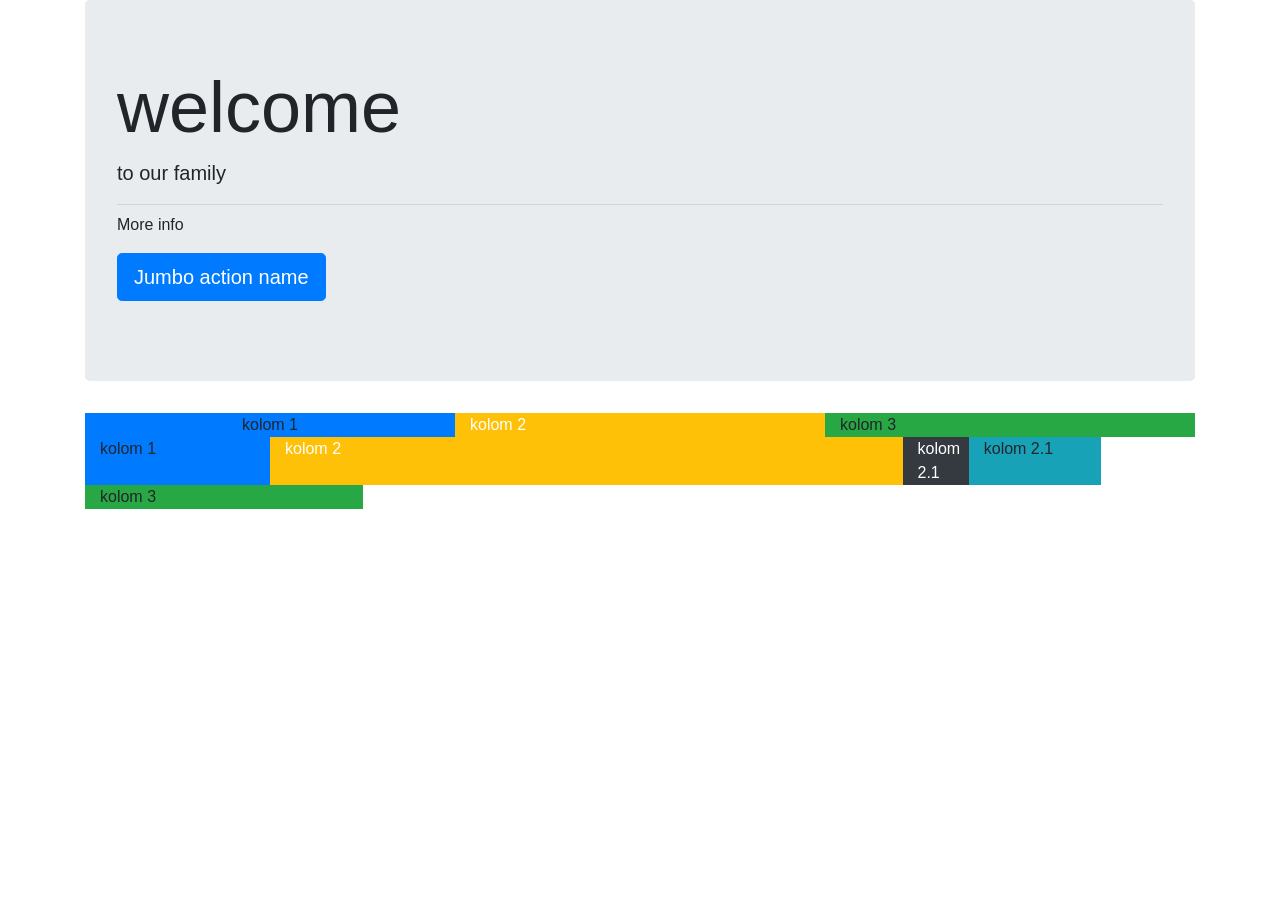
<file: bootstrap1.html>
<!DOCTYPE html>
<html lang="en">
<head>
    <title>
      
    </title>
    <meta charset="UTF-8">
    <meta name="viewport" content="width=device-width, initial-scale=1.0">
   <!-- Latest compiled and minified CSS -->
<link rel="stylesheet" href="https://cdn.jsdelivr.net/npm/bootstrap@4.6.2/dist/css/bootstrap.min.css">

<!-- jQuery library -->
<script src="https://cdn.jsdelivr.net/npm/jquery@3.7.1/dist/jquery.slim.min.js"></script>

<!-- Popper JS -->
<script src="https://cdn.jsdelivr.net/npm/popper.js@1.16.1/dist/umd/popper.min.js"></script>

<!-- Latest compiled JavaScript -->
<script src="https://cdn.jsdelivr.net/npm/bootstrap@4.6.2/dist/js/bootstrap.bundle.min.js"></script>
</head>
<body>
    <div class="container">
        <div class="row">
            <div class="col">
                <div class="jumbotron">
                    <h1 class="display-3">welcome</h1>
                    <p class="lead">to our family</p>
                    <hr class="my-2">
                    <p>More info</p>
                    <p class="lead">
                        <a class="btn btn-primary btn-lg" href="Jumbo action link" role="button">Jumbo action name</a>
                    </p>
                </div>
                <div>
                    <div class="container">
                        <div class="row">
                            <div class="col bg-primary"> <center> kolom 1</center> </div>
                            <div class="col bg-warning text-white"> kolom 2 </div>
                            <div class="col bg-success"> kolom 3 </div>
                        </div>
                    </div>
                </div>
                <div class="container">
                    <div class="row">
                        <div class="col-2 bg-primary"> kolom 1 </div>
                        <div class="col-7 bg-warning text-white"> kolom 2 </div>
                        <div class="row">
                            <div class="col-4 bg-dark text-white">kolom 2.1 </div>
                            <div class="col-8 bg-info">kolom 2.1 </div>
                        </div>
                        <div class="col-3 bg-success"> kolom 3 </div>
                    </div>
                </div>
            </div>
        </div>
    </div>
</body>
</html>
</file>
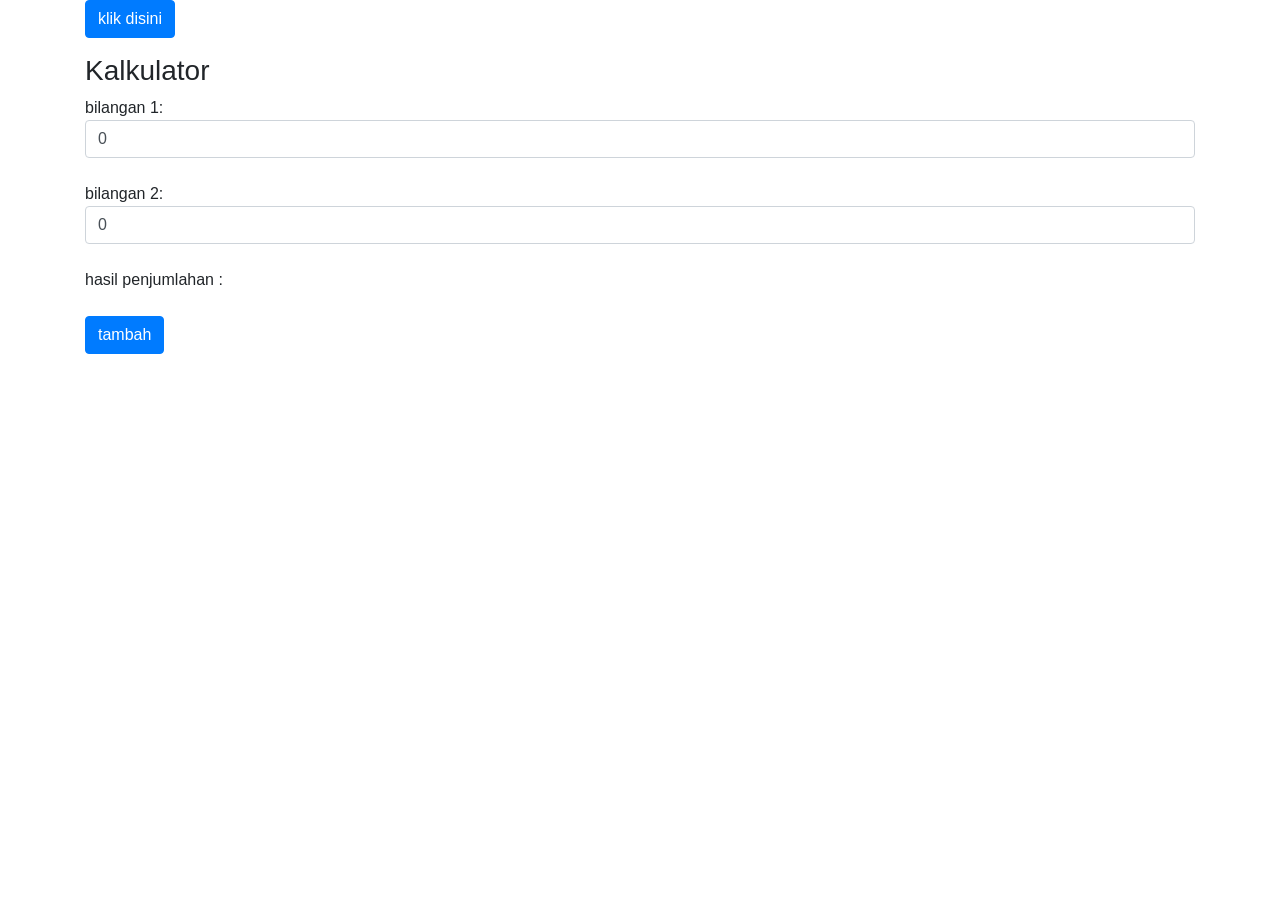
<file: js1.html>
<!DOCTYPE html>
<html lang="en">
<head>
    <title>
      
    </title>
    <meta charset="UTF-8">
    <meta name="viewport" content="width=device-width, initial-scale=1.0">
   <!-- Latest compiled and minified CSS -->
<link rel="stylesheet" href="https://cdn.jsdelivr.net/npm/bootstrap@4.6.2/dist/css/bootstrap.min.css">

<!-- jQuery library -->
<script src="https://cdn.jsdelivr.net/npm/jquery@3.7.1/dist/jquery.slim.min.js"></script>

<!-- Popper JS -->
<script src="https://cdn.jsdelivr.net/npm/popper.js@1.16.1/dist/umd/popper.min.js"></script>

<!-- Latest compiled JavaScript -->
<script src="https://cdn.jsdelivr.net/npm/bootstrap@4.6.2/dist/js/bootstrap.bundle.min.js"></script>
<script>
    function hello ()
    {
        alert("selamat anda mendapatkan hadiah 1 milyar");
    }

    function tambah()
    {
        var bilangan1= document.getElementById("bil1").value;
        var bilangan2= document.getElementById("bil2").value;
        
        hasil = parseInt(bilangan1)  +  parseInt(bilangan2) ;

        document.getElementById("hasil").innerHTML= hasil;
    }
</script>
</head>
<body>
    <div class="container">
        <button type="button" class="btn btn-primary" onclick=" hello();">klik disini</button>
        <p>
            <h3>Kalkulator</h3>
            bilangan 1:
            <input type="text" name="" id="bil1" class="form-control" value="0">
            <br>
            bilangan 2:
            <input type="text" name="" id="bil2" class="form-control" value="0">
            <br>
            hasil penjumlahan : <div id="hasil"></div>
            <br>
            <button type="button" class="btn btn-primary" onclick=" tambah();">tambah</button>
        </p>
    </div>
</body>
</html>
</file>
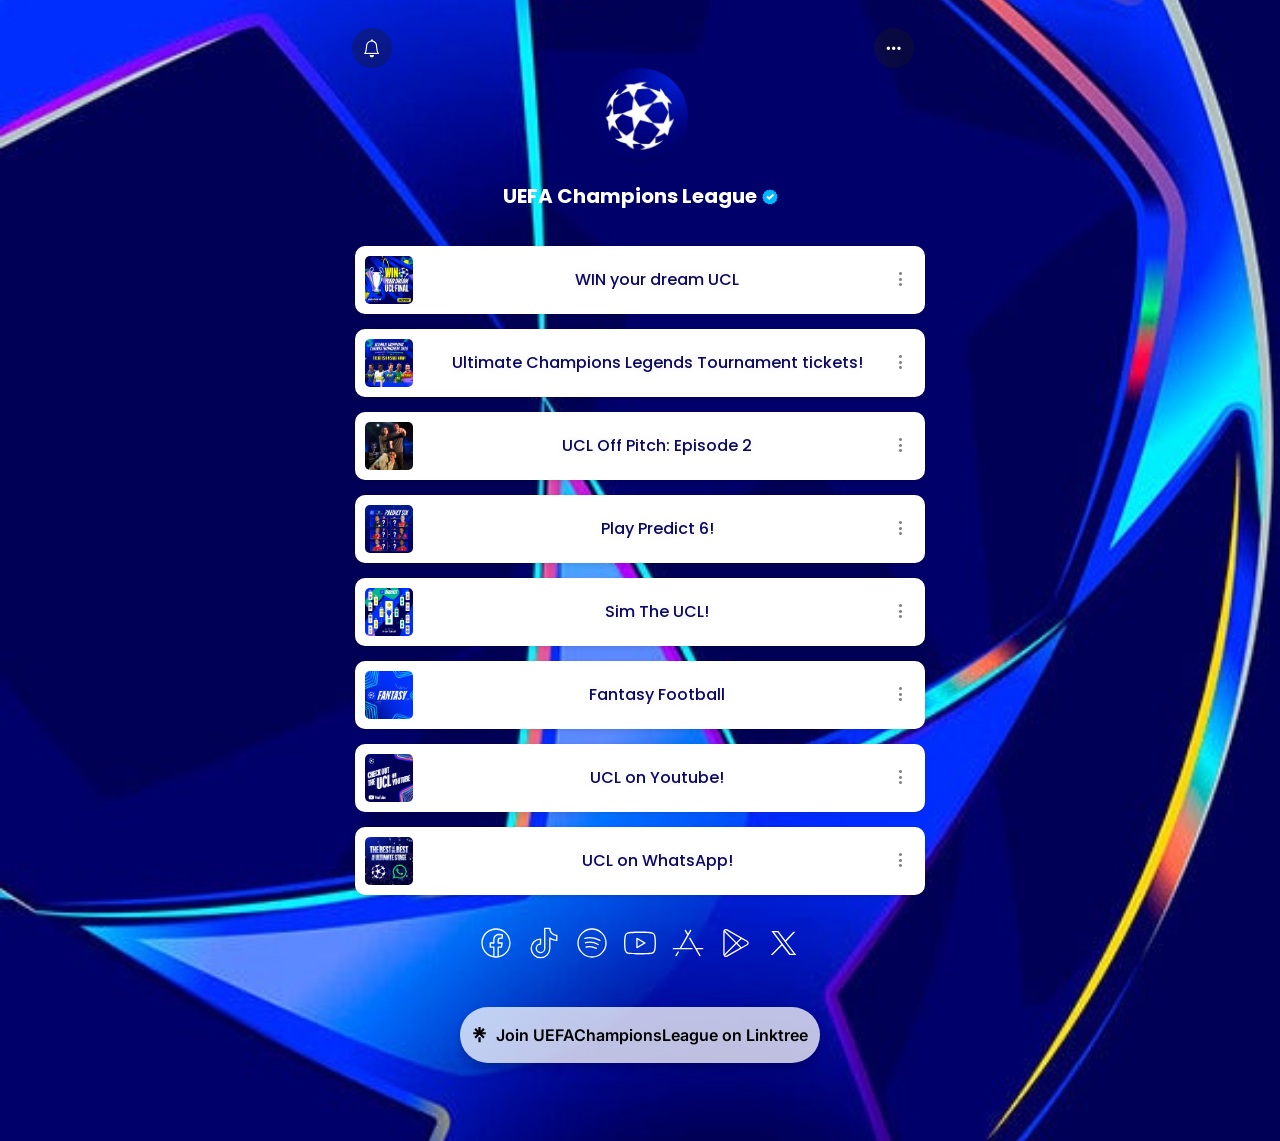
<file: linktree.html>
<!DOCTYPE html>
<html lang="id">
<head>
  <meta charset="UTF-8" />
  <meta name="viewport" content="width=device-width, initial-scale=1" />
  <title>UEFA Champions League</title>
  <link rel="icon" href="https://i.pinimg.com/originals/53/d6/95/53d6953e8bbf6b0804b91eb3d7811d9a.png" type="image/x-icon">
  <link
    href="https://cdn.jsdelivr.net/npm/bootstrap@5.3.0/dist/css/bootstrap.min.css"
    rel="stylesheet"
  />
  <link
    href="https://fonts.googleapis.com/css2?family=Poppins:wght@300;400;700&display=swap"
    rel="stylesheet"
  />
  <link href="https://fonts.googleapis.com/css2?family=Inter:wght@400;500;600;700&display=swap" rel="stylesheet">
  <link rel="stylesheet" href="https://cdn.jsdelivr.net/npm/bootstrap-icons@1.11.3/font/bootstrap-icons.min.css">
  <link rel="stylesheet" href="linktreeeStyle.css">
</head>
<body>
  <div class="container">
    <!-- top bar -->
    <div class="top-bar">
      <div>
        <button class="btn btn-custom" title=""><i class="bi bi-bell"></i></button>
       </div>
      <div style="margin-right: 14px;">
        <button class="btn btn-custom " title=""><i class="bi bi-three-dots"></i></button>
      </div>  
    </div>
  
   <!-- center image -->
      <div class="centerproperti">
        <div class="d-flex flex-column">
          <div> <img src="img/imgheader.jpeg" alt="p"class="imgheader"></div>
            <div class="d-flex align-items-start"> 
              <h1 class="text-white text-center fs-5 fw-bold">UEFA Champions League</h1>
              <div class="imgcek">
                <img src="img/cek.svg" alt="p">
              </div>
            </div>
        </div>
      </div>

      <!-- menu -->


      <div class="container custom-container text-center">

      <!-- 1 -->
      <a href="https://campaigns.uefa.com/dreamfinal?utm_campaign=ucl-dreamfinal&utm_content=feed&utm_medium=social&utm_source=instagram">
        <div class="menu">
          <img src="img/1.jpeg" class="img-menu" alt="icon">
          <span class="text-menu">WIN your dream UCL</span>
          <button class="btn bton-dot" title="Notifikasi"><i class="bi bi-three-dots-vertical"></i></button>
        </div>
      </a>
      
      <!-- 2 -->
      <a href="https://www.uefa.com/legends/">
        <div class="menu">
          <img src="img/2.jpeg" class="img-menu" alt="icon">
          <span class="text-menu ">Ultimate Champions Legends Tournament tickets!</span>
          <button class="btn bton-dot" title="Notifikasi"><i class="bi bi-three-dots-vertical"></i></button>
        </div>
      </a>
      <!-- 3 -->
      <a href="https://www.youtube.com/watch?v=NH0sujJKFok">
        <div class="menu">
          <img src="img/3.jpeg" class="img-menu" alt="icon">
          <span class="text-menu">UCL Off Pitch: Episode 2</span>
          <button class="btn bton-dot" title="Notifikasi"><i class="bi bi-three-dots-vertical"></i></button>
        </div>
      </a>
      <!-- 4 -->
      <a href="https://gaming.uefa.com/en/uclpredictor?utm_campaign=ucl-predictsix&utm_content=feed&utm_medium=social&utm_source=instagram">
        <div class="menu">
          <img src="img/4.jpeg" class="img-menu" alt="icon">
          <span class="text-menu">Play Predict 6!</span>
          <button class="btn bton-dot" title="Notifikasi"><i class="bi bi-three-dots-vertical"></i></button>
        </div>
      </a>
      <!-- 5 -->
      <a href="https://gaming.uefa.com/en/uclbracket?utm_campaign=ucl-bracket&utm_content=feed&utm_medium=social&utm_source=instagram">
        <div class="menu">
          <img src="img/5.jpeg" class="img-menu" alt="icon">
          <span class="text-menu">Sim The UCL!</span>
          <button class="btn bton-dot" title="Notifikasi"><i class="bi bi-three-dots-vertical"></i></button>
        </div>
      </a>
      <!-- 6 -->
      <a href="https://gaming.uefa.com/en/uclfantasy/fantasy-landing?utm_campaign=ucl-fantasy&utm_content=feed&utm_medium=social&utm_source=instagram">
        <div class="menu">
          <img src="img/6.jpeg" class="img-menu" alt="icon">
          <span class="text-menu">Fantasy Football</span>
          <button class="btn bton-dot" title="Notifikasi"><i class="bi bi-three-dots-vertical"></i></button>
        </div>
      </a>
      <!-- 7 -->
      <a href="https://www.youtube.com/uefa">
        <div class="menu">
          <img src="img/7.jpeg" class="img-menu" alt="icon">
          <span class="text-menu">UCL on Youtube!</span>
          <button class="btn bton-dot" title="Notifikasi"><i class="bi bi-three-dots-vertical"></i></button>
        </div>
      </a>
      <!-- 8 -->
      <a href="https://www.whatsapp.com/channel/0029VaVxXGDGehEKmnWrE50z">
        <div class="menu">
          <img src="img/8.jpeg" class="img-menu" alt="icon">
          <span class="text-menu">UCL on WhatsApp!</span>
          <button class="btn bton-dot" title="Notifikasi"><i class="bi bi-three-dots-vertical"></i></button>
        </div>
      </a>
     
    </div>
      <!-- footer -->
      <div class="d-flex justify-content-center mt-4 pt-2 justify-space-between gap-3  ">

        <!-- fb -->
        <div class="footer">
          <a href="https://www.facebook.com/ChampionsLeague">
              <svg   width="32" height="32" fill="white" class="bi bi-facebook" viewBox="0 0 24 24" role="img" aria-labelledby="facebook" >
                <title id="facebook">Facebook</title>
                <path d="M23,12A11,11,0,1,0,10.279,22.865h0a11.08,11.08,0,0,0,3.436,0h0A10.952,10.952,0,0,0,23,12ZM10.859,21.935v-6.9a.5.5,0,0,0-.5-.5H8.193V12.5h2.166a.5.5,0,0,0,.5-.5V9.686c0-2.278,1.264-3.585,3.459-3.585a15.392,15.392,0,0,1,1.858.137V7.89h-.824l-.019,0a2,2,0,0,0-2.181,1.735,1.8,1.8,0,0,0-.011.4V12a.5.5,0,0,0,.5.5H15.97l-.312,2.035H13.641a.5.5,0,0,0-.5.5v6.9A10.124,10.124,0,0,1,10.859,21.935Zm3.282-.166V15.535h1.946a.5.5,0,0,0,.5-.425l.465-3.035a.5.5,0,0,0-.494-.575H14.141V10.016a1.267,1.267,0,0,1,.308-.821,1.218,1.218,0,0,1,.9-.3h1.324a.5.5,0,0,0,.5-.5V5.806a.5.5,0,0,0-.42-.494A16.661,16.661,0,0,0,14.325,5.1c-2.754,0-4.466,1.757-4.466,4.585V11.5H7.693a.5.5,0,0,0-.5.5v3.035a.5.5,0,0,0,.5.5H9.859v6.234a10,10,0,1,1,4.282,0Z"/>
              </svg>
          </a>
        </div>

        <!-- tiktok -->
        <div class="footer">
          <a href="https://www.tiktok.com/@championsleague">
            <svg xmlns="http://www.w3.org/2000/svg" width="32" height="32" fill="white" class="bi bi-tiktok" viewBox="0 0 24 24" role="img" aria-labelledby="tiktok">
              <title id="tiktok">tiktok</title>
              <path d="M9.37,23.5a7.468,7.468,0,0,1,0-14.936.537.537,0,0,1,.538.5v3.8a.542.542,0,0,1-.5.5,2.671,2.671,0,1,0,2.645,2.669.432.432,0,0,1,0-.05V1a.5.5,0,0,1,.5-.5h3.787a.5.5,0,0,1,.5.5A4.759,4.759,0,0,0,21.59,5.76a.5.5,0,0,1,.5.5L22.1,10a.533.533,0,0,1-.519.515,9.427,9.427,0,0,1-4.741-1.268v6.789A7.476,7.476,0,0,1,9.37,23.5ZM8.908,9.585a6.466,6.466,0,1,0,6.93,6.447V8.326a.5.5,0,0,1,.791-.407A8.441,8.441,0,0,0,21.1,9.5l-.006-2.76A5.761,5.761,0,0,1,15.859,1.5H13.051V16.032a.458.458,0,0,1,0,.053,3.672,3.672,0,1,1-4.14-3.695Z"/>
            </svg>
          </a>
        </div>
        
        <!-- spotify -->
        <div>
          <a href="https://open.spotify.com/show/1BrJcffOuBomXVTcXy3M2v">
            <svg xmlns="http://www.w3.org/2000/svg" width="32" height="32" fill="white" class="bi bi-spotify" viewBox="0 0 24 24" role="img" aria-labelledby="spotify">
              <title id="spotify">spotify</title>
              <path d="M18,10.561a.494.494,0,0,1-.245-.065,15.2,15.2,0,0,0-10.95-1.55.5.5,0,0,1-.232-.973A16.2,16.2,0,0,1,18.25,9.626a.5.5,0,0,1-.247.935Z"></path>
              <path d="M16.646,13.632a.5.5,0,0,1-.249-.066,12.459,12.459,0,0,0-9.121-1.292.5.5,0,1,1-.237-.971A13.458,13.458,0,0,1,16.9,12.7a.5.5,0,0,1-.25.933Z"></path>
              <path d="M15.312,16.583a.5.5,0,0,1-.251-.068,9.777,9.777,0,0,0-7.295-1.033.5.5,0,0,1-.245-.97,10.768,10.768,0,0,1,8.043,1.139.5.5,0,0,1-.252.932Z"></path>
              <path d="M12,23A11,11,0,1,1,23,12,11.013,11.013,0,0,1,12,23ZM12,2A10,10,0,1,0,22,12,10.011,10.011,0,0,0,12,2Z"></path>
            </svg>
          </a>
        </div>

        <!-- youtube -->
         
        <div>
          <a href="https://www.youtube.com/channel/UCyGa1YEx9ST66rYrJTGIKOw">
            <svg xmlns="http://www.w3.org/2000/svg" width="32" height="32" fill="white" class="bi bi-youtube" viewBox="0 0 24 24" role="img" aria-labelledby="youtube">
              <title id="youtube">youtube</title>
              <path d="M12,20.55c-.3,0-7.279-.006-9.115-.5A3.375,3.375,0,0,1,.5,17.665,29.809,29.809,0,0,1,0,12,29.824,29.824,0,0,1,.5,6.334,3.375,3.375,0,0,1,2.885,3.948c1.836-.492,8.819-.5,9.115-.5s7.279.006,9.115.5A3.384,3.384,0,0,1,23.5,6.334,29.97,29.97,0,0,1,24,12a29.97,29.97,0,0,1-.5,5.666,3.384,3.384,0,0,1-2.388,2.386C19.279,20.544,12.3,20.55,12,20.55Zm0-16.1c-.072,0-7.146.006-8.857.464A2.377,2.377,0,0,0,1.464,6.593,29.566,29.566,0,0,0,1,12a29.566,29.566,0,0,0,.464,5.407,2.377,2.377,0,0,0,1.679,1.679c1.711.458,8.785.464,8.857.464s7.146-.006,8.857-.464a2.377,2.377,0,0,0,1.679-1.679A29.66,29.66,0,0,0,23,12a29.66,29.66,0,0,0-.464-5.407h0a2.377,2.377,0,0,0-1.679-1.679C19.146,4.456,12.071,4.45,12,4.45ZM9.7,15.95a.5.5,0,0,1-.5-.5V8.55a.5.5,0,0,1,.75-.433l5.975,3.45a.5.5,0,0,1,0,.866L9.95,15.883A.5.5,0,0,1,9.7,15.95Zm.5-6.534v5.168L14.675,12Z"/>
            </svg>
          </a>
        </div>

        <!-- apple app -->

        <div>
          <a href="https://apps.apple.com/us/app/champions-league-official/id1024506667">
            <svg xmlns="http://www.w3.org/2000/svg" width="32" height="32" fill="white" class="bi bi-appleappstore" viewBox="0 0 24 24" role="img" aria-labelledby="apple">
              <title id="apple">apple app store</title>
              <path d="M23,15.749H18.187L13.875,8.236a.5.5,0,1,0-.867.5l7.47,13.015a.5.5,0,1,0,.867-.5l-2.584-4.5H23a.5.5,0,1,0,0-1Z"></path>   
              <path d="M15.015,15.749H6.966l7.461-13a.5.5,0,1,0-.867-.5L12,4.968,10.44,2.251a.5.5,0,1,0-.867.5l1.85,3.224-5.61,9.776H1a.5.5,0,0,0,0,1H15.015a.5.5,0,0,0,0-1Z"></path>
              <path d="M4.917,18.315a.5.5,0,0,0-.683.185L2.655,21.251a.5.5,0,1,0,.867.5L5.1,19A.5.5,0,0,0,4.917,18.315Z"></path>
            </a>
        </div>

        <!-- play store -->

        <div>
          <a href="https://play.google.com/store/apps/details?id=com.uefa.ucl">
            <svg xmlns="http://www.w3.org/2000/svg" width="32" height="32" fill="white" class="bi bi-playstore" viewBox="0 0 24 24" role="img" aria-labelledby="playstore">
              <title id="playstore">playstore</title>
              <path d="M20.517,10.231,5.46,1.761A2.021,2.021,0,0,0,2.45,3.522V20.484a2.01,2.01,0,0,0,3,1.755l15.066-8.475a2.027,2.027,0,0,0,0-3.533ZM3.954,2.642A1.007,1.007,0,0,1,4.97,2.633L15.26,8.421,12.3,11.381,3.735,2.815A1.032,1.032,0,0,1,3.954,2.642Zm-.5,17.59V3.943l8.144,8.145Zm1.51,1.136a1.006,1.006,0,0,1-1.008-.009.86.86,0,0,1-.122-.094L12.3,12.8l2.844,2.844Zm15.067-8.475L16.05,15.13l-3.042-3.042L16.165,8.93,20.027,11.1a1.027,1.027,0,0,1,0,1.79Z"></path>            </svg>
          </a>
        </div>

        <!-- X -->

        <div>
          <a href="https://x.com/championsleague">
            <svg xmlns="http://www.w3.org/2000/svg" width="32" height="32" fill="white" class="bi bi-x" viewBox="0 0 24 24" role="img" aria-labelledby="x">
              <title id="x">X</title>
              <path d="m2.538 3 7.425 9.928L2 21h1.5l7.033-7.067L16 21h5.232l-7.662-9.995 6.955-7.514h-1.5L13 10 7.77 3H2.538Zm1.994 1h2.645l12.087 16h-2.525L4.532 4Z"></path>          </a>
        </div>

        </div>

        <!-- footer linktree -->

        <div class="d-flex justify-content-center mt-5 mb-5">
          <a href="https://linktr.ee/uefachampionsleague" class="btn linktree-btn d-flex align-items-center justify-content-center gap-2  pt-3 pb-3">
            <span>
              <svg xmlns="http://www.w3.org/2000/svg" viewBox="0 0 24 25" height="16px" style="display: block; width: auto;">
                <title>Linktree Logo</title><desc>Linktree Logo Symbol</desc>
                <path d="M13.5108 5.85343L17.5158 1.73642L19.8404 4.11701L15.6393 8.12199H21.5488V11.4268H15.6113L19.8404 15.5345L17.5158 17.8684L11.7744 12.099L6.03299 17.8684L3.70842 15.5438L7.93745 11.4361H2V8.12199H7.90944L3.70842 4.11701L6.03299 1.73642L10.038 5.85343V0H13.5108V5.85343ZM10.038 16.16H13.5108V24.0019H10.038V16.16Z" fill="#000000"></path>
              </svg>
            </span>
            <span class="text-md fw-semibold">Join UEFAChampionsLeague on Linktree</span>
          </a>
        </div>
        
<!-- batas cont -->
</div>      
</body>
</html>
</file>
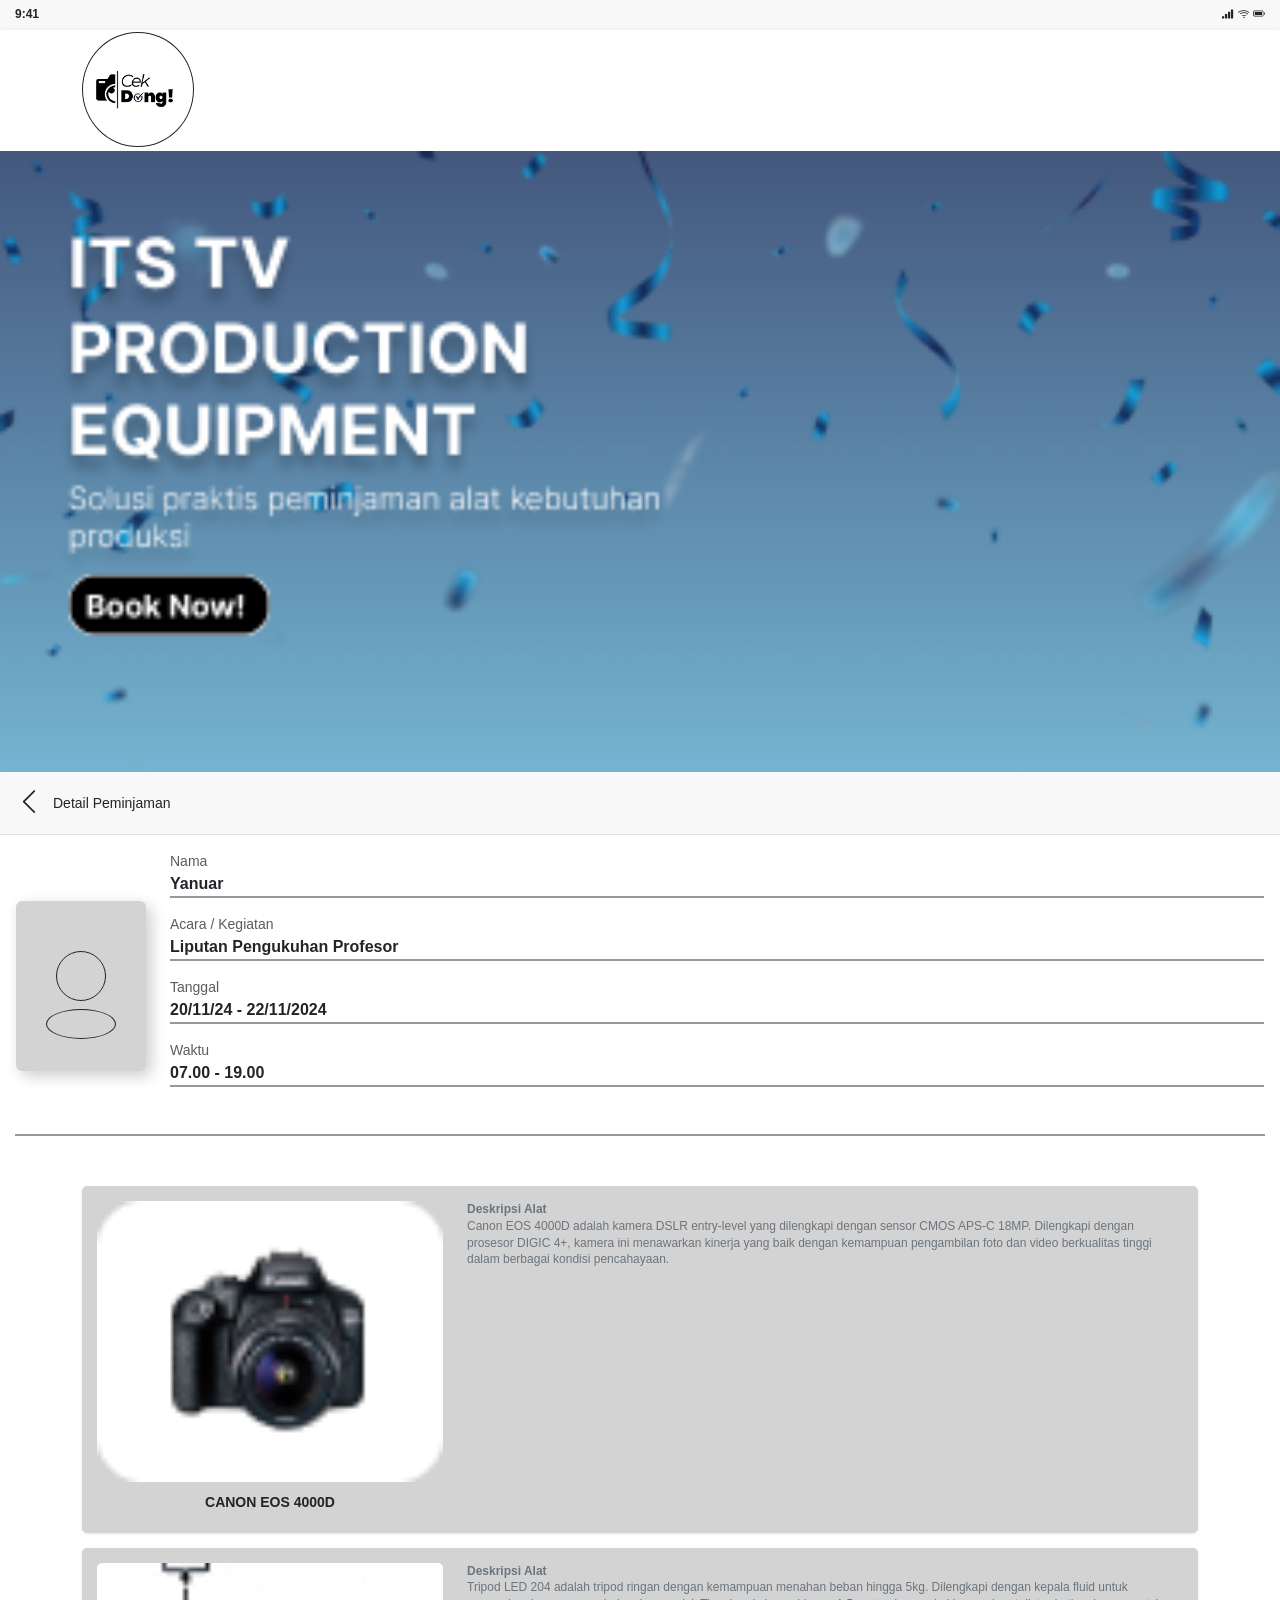
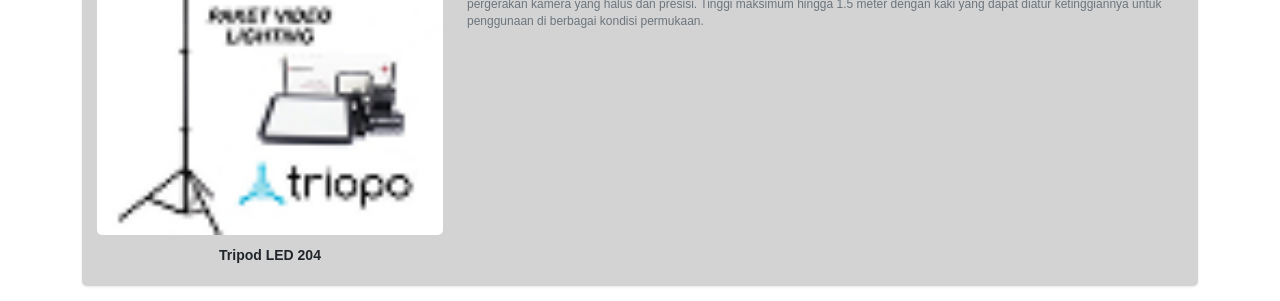
<file: pertemuan4PR.html>
<!DOCTYPE html>
<html lang="en">
<head>
    <meta charset="UTF-8">
    <meta name="viewport" content="width=device-width, initial-scale=1.0">
    <title>TV Production Equipment Rental</title>
    <link href="https://cdn.jsdelivr.net/npm/bootstrap@5.3.0-alpha1/dist/css/bootstrap.min.css" rel="stylesheet">
    <link rel="stylesheet" href="https://cdn.jsdelivr.net/npm/bootstrap-icons/font/bootstrap-icons.css">

    <style>
        body {
            font-family: -apple-system, BlinkMacSystemFont, 'Segoe UI', Roboto, Helvetica, Arial, sans-serif;
            background-color:white;
        }
        
        .status-bar {
             background-color: #F8F8F8;
         box-shadow: 0px 1px 3px rgba(0, 0, 0, 0.1);
            padding: 5px 15px;
            display: flex;
            justify-content: space-between;
            align-items: center;
            font-size: 12px;
            font-weight: bold;
        }
        
        .back-button {
            width: 30px;
            height: 30px;
            border-radius: 50%;
            background-color: #f8f9fa;
            display: flex;
            align-items: center;
            justify-content: center;
            margin-right: 10px;
        }
        
        .hero-section {
            color: white;
            position: relative;
            overflow: hidden;
            display: flex;
            width: 100%;
            
        }
        
        .hero-title {
            font-size: 18px;
            font-weight: bold;
            margin-bottom: 5px;
        }
        
        .hero-subtitle {
            font-size: 14px;
            margin-bottom: 15px;
            opacity: 0.8;
        }
        
        .book-button {
            background-color: white;
            color: #34495e;
            border-radius: 5px;
            padding: 5px 15px;
            font-size: 12px;
            font-weight: bold;
            text-decoration: none;
            display: inline-block;
        }
        
        .equipment-img {
            position: absolute;
            right: 0;
            bottom: 0;
            width: 150px;
            opacity: 0.8;
        }
        
        .detail-header {
            background-color: #F8F8F8;
            box-shadow: 0px 1px 3px rgba(0, 0, 0, 0.1);
            padding: 10px 15px;
            border-bottom: 1px solid #dee2e6;
            font-size: 14px;
            display: flex;
            align-items: center;
        }
        
        .detail-header .back-icon {
            margin-right: 10px;
        }
        
        .profile-section {
            background-color: white;
            padding: 15px;
            border-bottom: 1px solid #dee2e6;
        }
        
        .profile-placeholder {
            width: 50px;
            height: 50px;
            border-radius: 50%;
            border: 1px solid #dee2e6;
            margin-right: 15px;
        }
        
        .profile-info h6 {
            font-size: 14px;
            margin-bottom: 2px;
            font-weight: bold;
        }
        
        .profile-info p {
            font-size: 12px;
            color: #6c757d;
            margin-bottom: 2px;
        }
        
        .equipment-card {
            background-color:lightgrey;
            border-radius: 5px;
            padding: 15px;
            margin-bottom: 15px;
            box-shadow: 0 1px 3px rgba(0,0,0,0.1);
        }
        
        .equipment-card img {
            width: 100%;
            height: auto;
            border-radius: 5px;
            margin-bottom: 10px;
        }
        
        .equipment-name {
            font-size: 14px;
            font-weight: bold;
            margin-bottom: 5px;
            text-align: center;
        }
        
        .equipment-desc {
            font-size: 12px;
            color: #6c757d;
            line-height: 1.4;
        }
        
        .divider {
            height: 2px;
            background-color:#999;
           margin-top: 15px;
           margin-bottom: 50px;
           margin-left: 15px;
           margin-right: 15px;
        }
        .imghead{
            width: 1000%;
            height: 1000%;
            object-fit: contain;
        }
        .container-fluid {
            padding: 0;
        }
        .custom-bg {
    background-color:lightgrey;
        }
    
        .bordergaris{
            border: 3px solid black;

        }

    </style>
</head>
<body>
   
    
   <div class="status-bar">
    <div>9:41</div>
    <div >
        <i class="bi bi-reception-4"></i>  
        <i class="bi bi-wifi"></i>         
        <i class="bi bi-battery-full"></i> 
    </div>
  </div>    

<div class="container py-1">
    <div class="row">
        <div class="col">
          <img src="img/ck.png" alt="" width="10%" class="rounded-circle border border-dark">
        </div>
    </div>
</div>

<div class="container-fluid">
    <div class="row">
         <div class="col">
            <img src="img/head.png"  alt="Production Equipment" width="100%">
        </div>
    </div>
</div>
    <div class="detail-header">
        <div class="back-icon">
            <i class="bi bi-chevron-left fs-3"></i>
        </div>
        <div>Detail Peminjaman</div>
    </div>
    
    <div class="container-fluid">
        <div class="card p-3 w-100" style="border: none; border-radius: 0;">
            <div class="row g-4">
               
                <div class="col-auto">
                    <div class="custom-bg rounded d-flex flex-column align-items-center"
                         style="width: 130px; height: 170px; margin-top: 50px;
                         box-shadow: 5px 5px 15px rgba(0, 0, 0, 0.2);">
                        <div class="rounded-circle border border-dark mb-2" 
                             style="width: 50px; height: 50px; margin-top: 50px;"></div>
                        <div class="rounded-circle border border-dark" 
                             style="width: 70px; height: 30px;"></div>
                    </div>
                </div>
    
              
                <div class="col">
                    <p class="text-muted small mb-0">Nama</p>
                    <p class="fw-bold pb-0" style="border-bottom:2px solid #999;">Yanuar</p>  
                    <p class="text-muted small mb-0">Acara / Kegiatan</p>
                    <p class="fw-bold pb-0" style="border-bottom: 2px solid #999;">Liputan Pengukuhan Profesor</p>
                    <p class="text-muted small mb-0">Tanggal</p>
                    <p class="fw-bold pb-0" style="border-bottom:2px solid #999;">20/11/24 - 22/11/2024</p>
    
                    <p class="text-muted small mb-0">Waktu</p>
                    <p class="fw-bold pb-0" style="border-bottom:2px solid #999;">07.00 - 19.00</p>
                </div>
            </div>
        </div>
    </div>
    
    
    

    <div class="divider"></div>
    
    <div class="container mt-2 ">
        <div class="row">
            <div class="col-12">
                <div class="equipment-card">
                    <div class="row">
                        <div class="col-4">
                            <img src="img/kamera.png">
                            <div class="equipment-name">CANON EOS 4000D</div>
                        </div>
                        <div class="col-8">
                            <div class="equipment-desc">
                                <strong>Deskripsi Alat</strong>
                                <p>Canon EOS 4000D adalah kamera DSLR entry-level yang dilengkapi dengan sensor CMOS APS-C 18MP. Dilengkapi dengan prosesor DIGIC 4+, kamera ini menawarkan kinerja yang baik dengan kemampuan pengambilan foto dan video berkualitas tinggi dalam berbagai kondisi pencahayaan.</p>
                        </div>
                    </div>
                </div>
            </div>
        </div>
    </div>
        <div class="row">
            <div class="col-12">
                <div class="equipment-card">
                    <div class="row">
                        <div class="col-4">
                            <img src="img/tripod.png">
                            <div class="equipment-name">Tripod LED 204</div>
                        </div>
                        <div class="col-8">
                            <div class="equipment-desc">
                                <strong>Deskripsi Alat</strong>
                                <p>Tripod LED 204 adalah tripod ringan dengan kemampuan menahan beban hingga 5kg. Dilengkapi dengan kepala fluid untuk pergerakan kamera yang halus dan presisi. Tinggi maksimum hingga 1.5 meter dengan kaki yang dapat diatur ketinggiannya untuk penggunaan di berbagai kondisi permukaan.</p>
                            </div>
                        </div>
                    </div>
                </div>
            </div>
        </div>
    </div>
    
    <script src="https://cdn.jsdelivr.net/npm/bootstrap@5.3.0-alpha1/dist/js/bootstrap.bundle.min.js"></script>
</body>
</html>
</file>
<file: linktreeeStyle.css>
body {
    background: url('img/backgrounducl.jpeg') no-repeat center center fixed;
    background-size: cover;
    color: white;
    font-family: 'Poppins', sans-serif;
    font-weight: 500;
    font-size: 16px;

  }
  a {
     text-decoration: none;
  }

  .top-bar {
    margin: 16px auto;
    margin-bottom: 0px;
    padding: 12px;
    padding-bottom: 0;
    display: flex;
    justify-content: space-between;
    align-items: center;
    width: 100%;
    max-width: 600px;
  }

.menu{
margin: 10px auto;
margin-top: 15px;
padding: 10px 16px;
padding-left: 10px;
display: flex;
align-items: center;
justify-content: space-between;
width: auto;
max-width: 600px;
background-color: white;
border-radius: 10px;
cursor: pointer;
height: auto;
box-shadow: 0 2px 5px rgba(0, 0, 0, 0.1);
transition: background 0.3s;
transition: all 0.3s ease-in-out;

  }

  .centerproperti{
    display: flex;
    flex-direction: column;
    align-items: center;
    text-align: center;
    margin-top: 0px;
    margin-bottom: 30px;
  }

  .btn-custom {
    background-color: #1A1A1A59 ;
    color: white;
    border: none;
    border-radius: 50%;
    font-size: 18px;
    height: 40px;
    width: 40px;
    padding: 6px 0px;
    
  }
  .btn-custom:hover{
    background-color: #1A1A1A59;
  }
  .bton-dot{
    border:none;
    padding-right: 0px;
    color: gray;
  }
  .bton-dot:hover{
    color:  black;
  }
  .imgheader{
    height: auto;
    width: 96px;
    max-width: 100%;
    border-radius: 50%;
    margin-bottom: 20px;
  }
  .imgcek{
    width: auto;
    height: auto;
    align-items: center;
    margin-left: 5px;
  }
  .img-menu{
    width: 48px;
  height: 48px;
  max-width: 20%;
  border-radius: 5px;
  object-fit: cover;
  margin-right: 20px;
  }

  .text-menu {
  color: #0C0964;
  font-size: 16px;
  font-weight: 500; 
  text-shadow: 0px 0px 10px rgba(0,0,0,0.1);
  word-break: break-word;
  word-wrap: break-word;
  text-align: center;
}
.menu:hover {
transform: scale(1.02); 
box-shadow: 0 4px 10px rgba(0, 0, 0, 0.2); 
}
.img-footer{
width: 32px;
height:32px;
background-image: none;
border: none;
}
.footer{
transition: background 0.3s;
transition: all 0.2s ease-in-out;
}
.footer:hover{
transform: scale(1.08); 
}
.linktree-btn {
  background-color:#FFFFFFBF;
  border-radius: 50px;
  color: black;
  transition: all 0.3s ease;
  border: none;
  max-width: 600px;
  width: auto;
  box-shadow: rgba(0, 0, 0, 0.2) 0px 4px 8px;
  margin-bottom: 30px; 
  font-family:'Inter',sans-serif;
}

.linktree-btn:hover {
  background-color:white;
  color:black;
}
.custom-container {
  max-width: 600px;
  width: 100%;
  padding: 0 15px;
  margin: 0 auto;
  }

 
@media (max-width: 480px) {
  .text-menu {
    font-size: 14px;
  }
  
  .menu {
    padding: 8px 12px;
  }
  
  .imgheader {
    height: 80px;
  }
}


@media (max-width: 320px) {
  .text-menu {
    font-size: 12px;
  }
  
  .top-bar {
    padding: 8px;
  }
}

.d-flex.justify-content-center.mt-4.pt-2.justify-space-between.gap-3 {
  flex-wrap: wrap;
}
</file>
